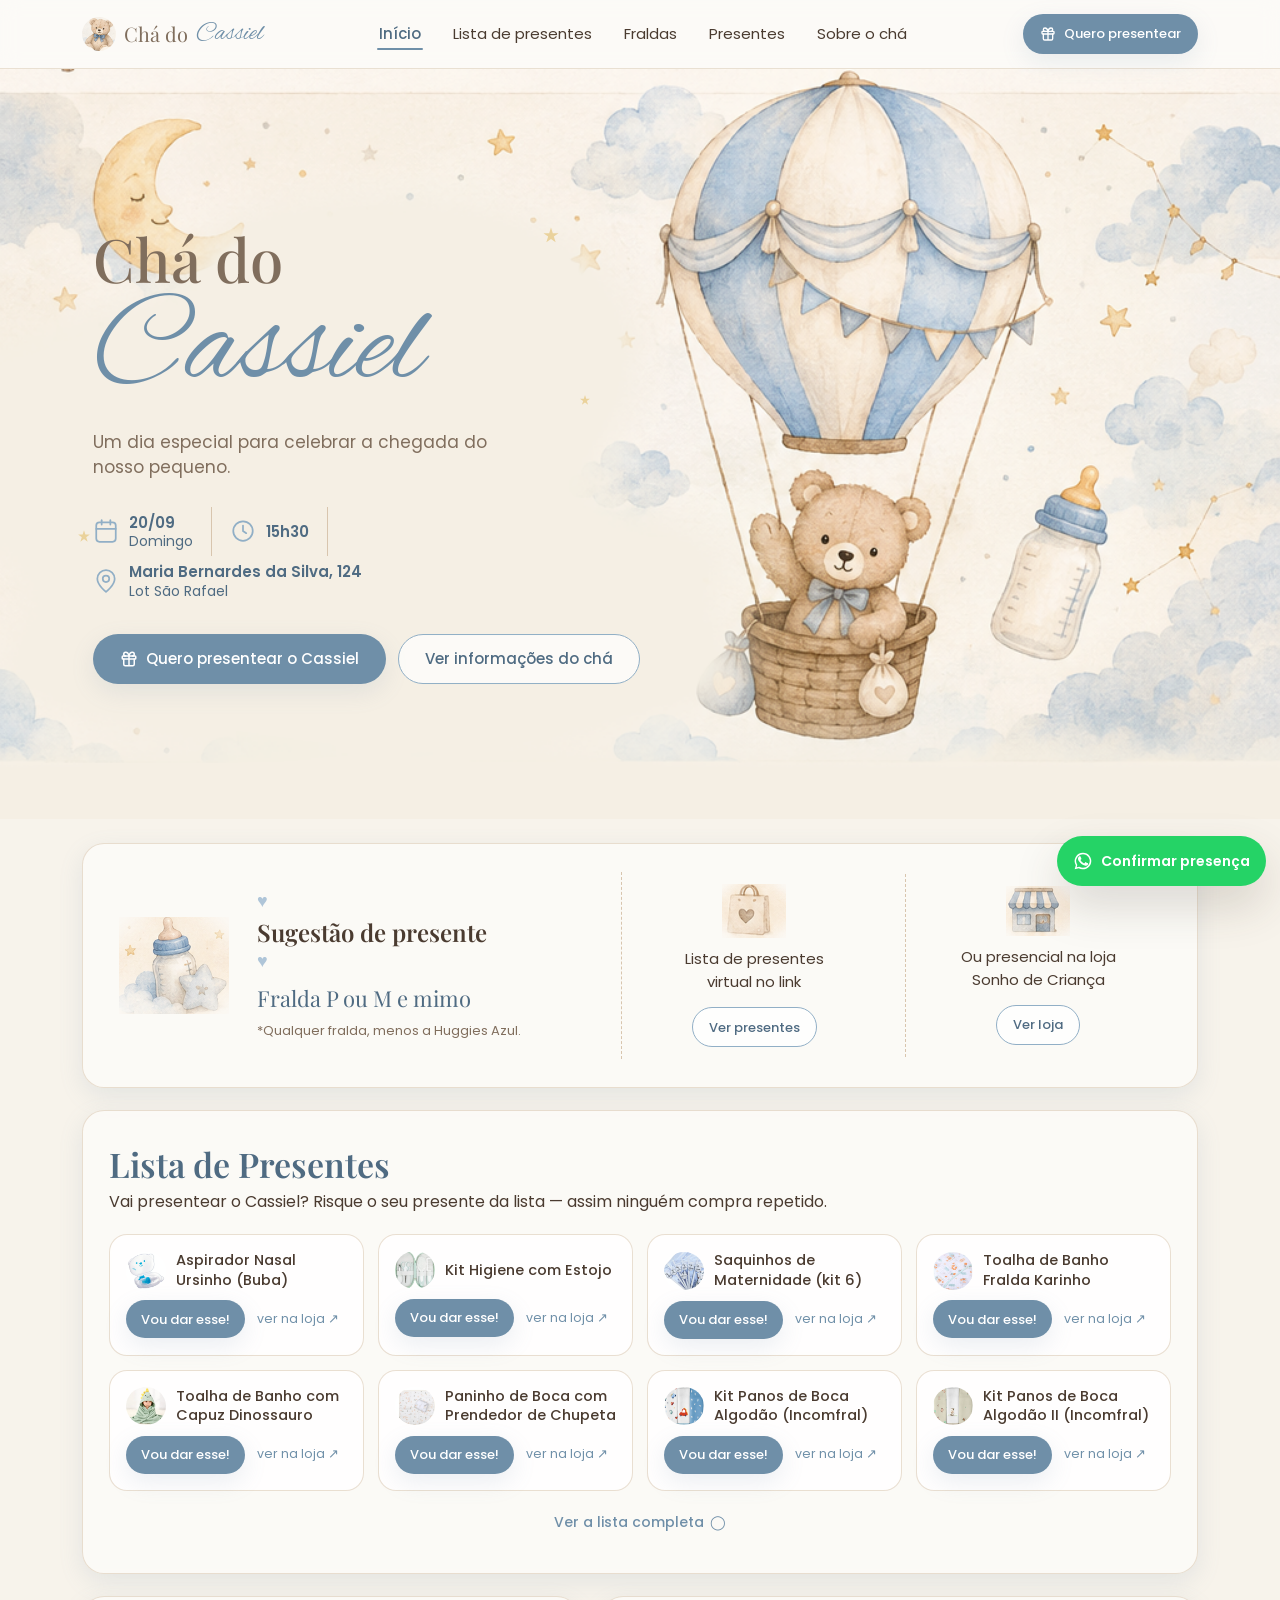
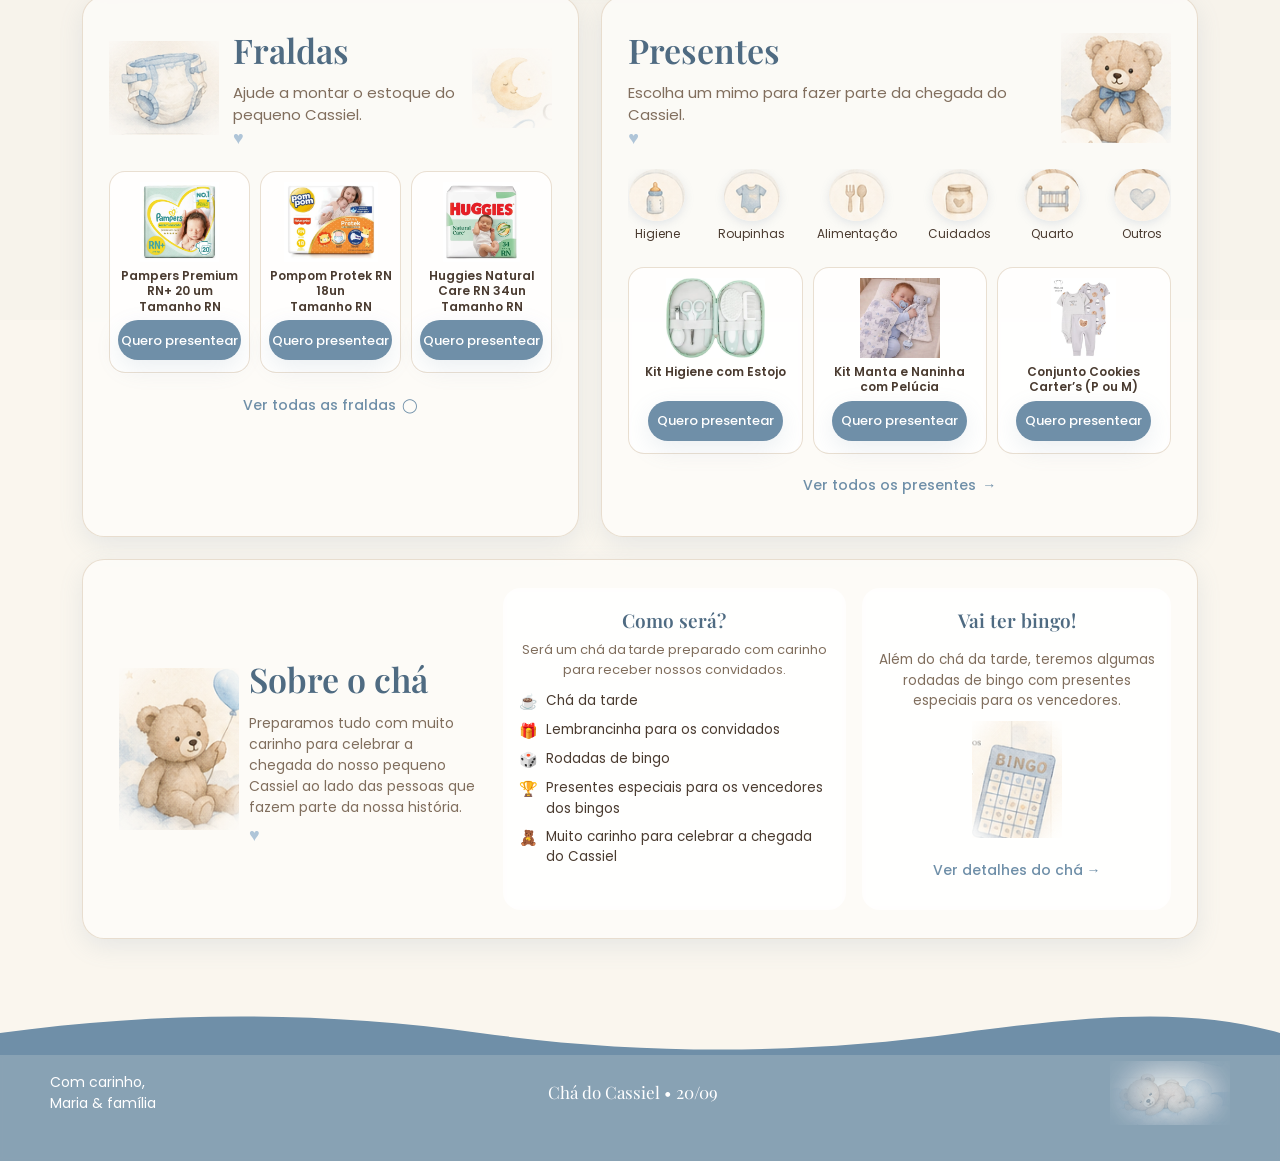
<file: index.html>
<!DOCTYPE html>
<html lang="pt-BR">
<head>
<meta charset="UTF-8">
<meta name="viewport" content="width=device-width, initial-scale=1">
<title>Chá do Cassiel</title>
<meta name="description" content="Você está convidado(a) para o chá de bebê do Cassiel. Veja a data, o local e escolha um presente.">
<link rel="preconnect" href="https://fonts.googleapis.com">
<link rel="preconnect" href="https://fonts.gstatic.com" crossorigin>
<link href="https://fonts.googleapis.com/css2?family=Playfair+Display:ital,wght@0,500;0,600;0,700;1,600&family=Alex+Brush&family=Poppins:wght@300;400;500;600;700&display=swap" rel="stylesheet">
<link rel="stylesheet" href="assets/style.css">
</head>
<body data-page="inicio">

<header class="site-header" id="site-header"></header>

<main>
<!-- HERO -->
<section class="hero">
  <div class="hero-band">
    <div class="hero-text">
      <svg class="star" style="top:6%;right:8%" width="18" height="18" viewBox="0 0 24 24" fill="currentColor"><path d="M12 2l2.4 7.6H22l-6.2 4.5 2.4 7.6L12 17.2l-6.2 4.5 2.4-7.6L2 9.6h7.6z"/></svg>
      <svg class="star" style="top:40%;right:2%;animation-delay:.7s" width="12" height="12" viewBox="0 0 24 24" fill="currentColor"><path d="M12 2l2.4 7.6H22l-6.2 4.5 2.4 7.6L12 17.2l-6.2 4.5 2.4-7.6L2 9.6h7.6z"/></svg>
      <svg class="star" style="bottom:30%;left:0;animation-delay:1.3s" width="14" height="14" viewBox="0 0 24 24" fill="currentColor"><path d="M12 2l2.4 7.6H22l-6.2 4.5 2.4 7.6L12 17.2l-6.2 4.5 2.4-7.6L2 9.6h7.6z"/></svg>
      <img class="hero-moon" src="assets/img/moon.png" alt="">
      <h1 class="hero-title">Chá do <span class="script">Cassiel</span></h1>
      <p class="hero-subtitle">Um dia especial para celebrar a chegada do nosso pequeno.</p>
      <div class="hero-info-row">
        <span class="hero-info"><svg width="26" height="26" viewBox="0 0 24 24" fill="none" stroke="currentColor" stroke-width="1.6" stroke-linecap="round"><rect x="3" y="4" width="18" height="18" rx="3"/><line x1="16" y1="2" x2="16" y2="6"/><line x1="8" y1="2" x2="8" y2="6"/><line x1="3" y1="10" x2="21" y2="10"/></svg><span><strong>20/09</strong>Domingo</span></span>
        <span class="hero-info"><svg width="26" height="26" viewBox="0 0 24 24" fill="none" stroke="currentColor" stroke-width="1.6" stroke-linecap="round"><circle cx="12" cy="12" r="9"/><path d="M12 7v5l3 2"/></svg><span><strong>15h30</strong></span></span>
        <a class="hero-info" href="https://www.google.com/maps/search/?api=1&query=Maria+Bernardes+da+Silva%2C+124+-+Lot+S%C3%A3o+Rafael" target="_blank" rel="noopener noreferrer"><svg width="26" height="26" viewBox="0 0 24 24" fill="none" stroke="currentColor" stroke-width="1.6" stroke-linecap="round"><path d="M20 10c0 6-8 12-8 12s-8-6-8-12a8 8 0 0 1 16 0z"/><circle cx="12" cy="10" r="3"/></svg><span><strong>Maria Bernardes da Silva, 124</strong>Lot São Rafael</span></a>
      </div>
      <div class="hero-actions">
        <a class="btn btn-primary btn-lg" href="presentes.html"><svg width="18" height="18" viewBox="0 0 24 24" fill="none" stroke="currentColor" stroke-width="2" stroke-linecap="round" stroke-linejoin="round"><rect x="3" y="8" width="18" height="4" rx="1"/><path d="M12 8v13M19 12v7a2 2 0 0 1-2 2H7a2 2 0 0 1-2-2v-7M7.5 8a2.5 2.5 0 0 1 0-5C11 3 12 8 12 8s1-5 4.5-5a2.5 2.5 0 0 1 0 5"/></svg>Quero presentear o Cassiel</a>
        <a class="btn btn-secondary btn-lg" href="sobre.html">Ver informações do chá</a>
      </div>
    </div>
  </div>
  <img class="hero-band-m" src="assets/img/hero-band-mobile.png" alt="Ursinho num balão de ar quente">
</section>

<div class="home">

  <!-- SUGESTÃO DE PRESENTE -->
  <section class="panel suggestion reveal" aria-label="Sugestão de presente">
    <img class="panel-art" src="assets/img/bottle-star.png" alt="" style="margin:0 auto">
    <div class="suggestion-main">
      <span class="heart">♥</span>
      <h2>Sugestão de presente</h2>
      <span class="heart">♥</span>
      <p class="highlight">Fralda P ou M e mimo</p>
      <p class="suggestion-note">*Qualquer fralda, menos a Huggies Azul.</p>
    </div>
    <div class="suggestion-opt">
      <img src="assets/img/bag.png" alt="">
      <p>Lista de presentes<br>virtual no link</p>
      <a class="btn btn-secondary btn-sm" href="presentes.html">Ver presentes</a>
    </div>
    <div class="suggestion-opt">
      <img src="assets/img/store.png" alt="">
      <p>Ou presencial na loja<br>Sonho de Criança</p>
      <a class="btn btn-secondary btn-sm" href="#" data-external="loja">Ver loja</a>
    </div>
  </section>


  <!-- LISTA DE PRESENTES (prévia) -->
  <section class="panel reveal" id="lista" aria-labelledby="h-lista">
    <div class="section-heading" style="margin-bottom:20px">
      <h2 id="h-lista">Lista de Presentes</h2>
      <p>Vai presentear o Cassiel? Risque o seu presente da lista — assim ninguém compra repetido.</p>
    </div>
    <div class="lista-grid preview" id="listaPreview"></div>
    <div class="panel-foot"><a class="link-arrow" href="lista.html">Ver a lista completa <span aria-hidden="true">◯</span></a></div>
  </section>

  <!-- FRALDAS + PRESENTES -->
  <div class="home-two">
    <section class="panel reveal" aria-labelledby="h-fraldas">
      <div class="panel-head">
        <img class="panel-art" src="assets/img/diaper.png" alt="">
        <div class="center">
          <h2 id="h-fraldas">Fraldas</h2>
          <p class="lead">Ajude a montar o estoque do pequeno Cassiel.</p>
          <span class="heart">♥</span>
        </div>
        <img class="panel-art" src="assets/img/moon.png" alt="" style="width:80px">
      </div>
      <div class="preview-grid" id="diaperPreview"></div>
      <div class="panel-foot"><a class="link-arrow" href="fraldas.html">Ver todas as fraldas <span aria-hidden="true">◯</span></a></div>
    </section>

    <section class="panel reveal" aria-labelledby="h-presentes">
      <div class="panel-head">
        <div class="center">
          <h2 id="h-presentes">Presentes</h2>
          <p class="lead">Escolha um mimo para fazer parte da chegada do Cassiel.</p>
          <span class="heart">♥</span>
        </div>
        <img class="panel-art" src="assets/img/teddy.png" alt="">
      </div>
      <nav class="cat-row" id="catRow" aria-label="Categorias"></nav>
      <div class="preview-grid" id="giftPreview"></div>
      <div class="panel-foot"><a class="link-arrow" href="presentes.html">Ver todos os presentes <span aria-hidden="true">→</span></a></div>
    </section>
  </div>

  <!-- SOBRE O CHÁ -->
  <section class="panel about-home reveal" aria-labelledby="h-sobre">
    <a class="about-intro" href="sobre.html" style="text-decoration:none">
      <img src="assets/img/bear-heart-balloon.png" alt="">
      <div>
        <h2 id="h-sobre">Sobre o chá</h2>
        <p style="margin-top:8px">Preparamos tudo com muito carinho para celebrar a chegada do nosso pequeno Cassiel ao lado das pessoas que fazem parte da nossa história.</p>
        <span class="heart" style="display:block;margin-top:8px">♥</span>
      </div>
    </a>
    <div class="sub-panel">
      <h3>Como será?</h3>
      <p class="lead">Será um chá da tarde preparado com carinho para receber nossos convidados.</p>
      <ul class="info-list">
        <li><span class="emoji">☕</span><span>Chá da tarde</span></li>
        <li><span class="emoji">🎁</span><span>Lembrancinha para os convidados</span></li>
        <li><span class="emoji">🎲</span><span>Rodadas de bingo</span></li>
        <li><span class="emoji">🏆</span><span>Presentes especiais para os vencedores dos bingos</span></li>
        <li><span class="emoji">🧸</span><span>Muito carinho para celebrar a chegada do Cassiel</span></li>
      </ul>
    </div>
    <div class="sub-panel bingo-panel">
      <h3>Vai ter bingo!</h3>
      <p>Além do chá da tarde, teremos algumas rodadas de bingo com presentes especiais para os vencedores.</p>
      <img src="assets/img/bingo.png" alt="Cartela de bingo">
      <a class="link-arrow" href="sobre.html">Ver detalhes do chá →</a>
    </div>
  </section>
</div>
</main>

<footer class="site-footer" id="site-footer"></footer>
<a class="fab" id="whatsappFab" href="#" target="_blank" rel="noopener noreferrer" aria-label="Confirmar presença pelo WhatsApp">
  <svg width="20" height="20" viewBox="0 0 24 24" fill="currentColor"><path d="M17.5 14.4c-.3-.1-1.8-.9-2-1-.3-.1-.5-.1-.7.1-.2.3-.8 1-1 1.2-.2.2-.3.2-.6.1-.3-.1-1.3-.5-2.4-1.5-.9-.8-1.5-1.8-1.7-2.1-.2-.3 0-.5.1-.6l.5-.5.3-.5c.1-.2 0-.4 0-.5l-.9-2.2c-.2-.6-.5-.5-.7-.5h-.6c-.2 0-.5.1-.8.4-.3.3-1 1-1 2.5s1.1 2.9 1.2 3.1c.1.2 2.1 3.2 5.1 4.5 2.5 1 3 .8 3.6.7.6-.1 1.8-.7 2-1.4.2-.7.2-1.3.2-1.4-.1-.1-.3-.2-.6-.3zM12 2a10 10 0 0 0-8.6 15.1L2 22l5-1.3A10 10 0 1 0 12 2zm0 18.2c-1.5 0-3-.4-4.3-1.2l-.3-.2-3 .8.8-2.9-.2-.3A8.2 8.2 0 1 1 12 20.2z"/></svg>
  Confirmar presença
</a>

<script src="assets/app.js"></script>
<script>
function initPage(){
  function draw(){
    document.getElementById('diaperPreview').innerHTML = DIAPERS.slice(0,3).map(miniDiaper).join('');
    document.getElementById('giftPreview').innerHTML = GIFTS.filter(g=>g.featured).slice(0,3).map(miniGift).join('');
  }
  document.getElementById('catRow').innerHTML = GIFT_CATEGORIES.map(c =>
    `<a class="cat" href="presentes.html?cat=${encodeURIComponent(c.key)}"><img src="${c.img}" alt=""><span>${esc(c.key)}</span></a>`).join('');
  draw(); onRerender(draw);
}
</script>
</body>
</html>
</file>
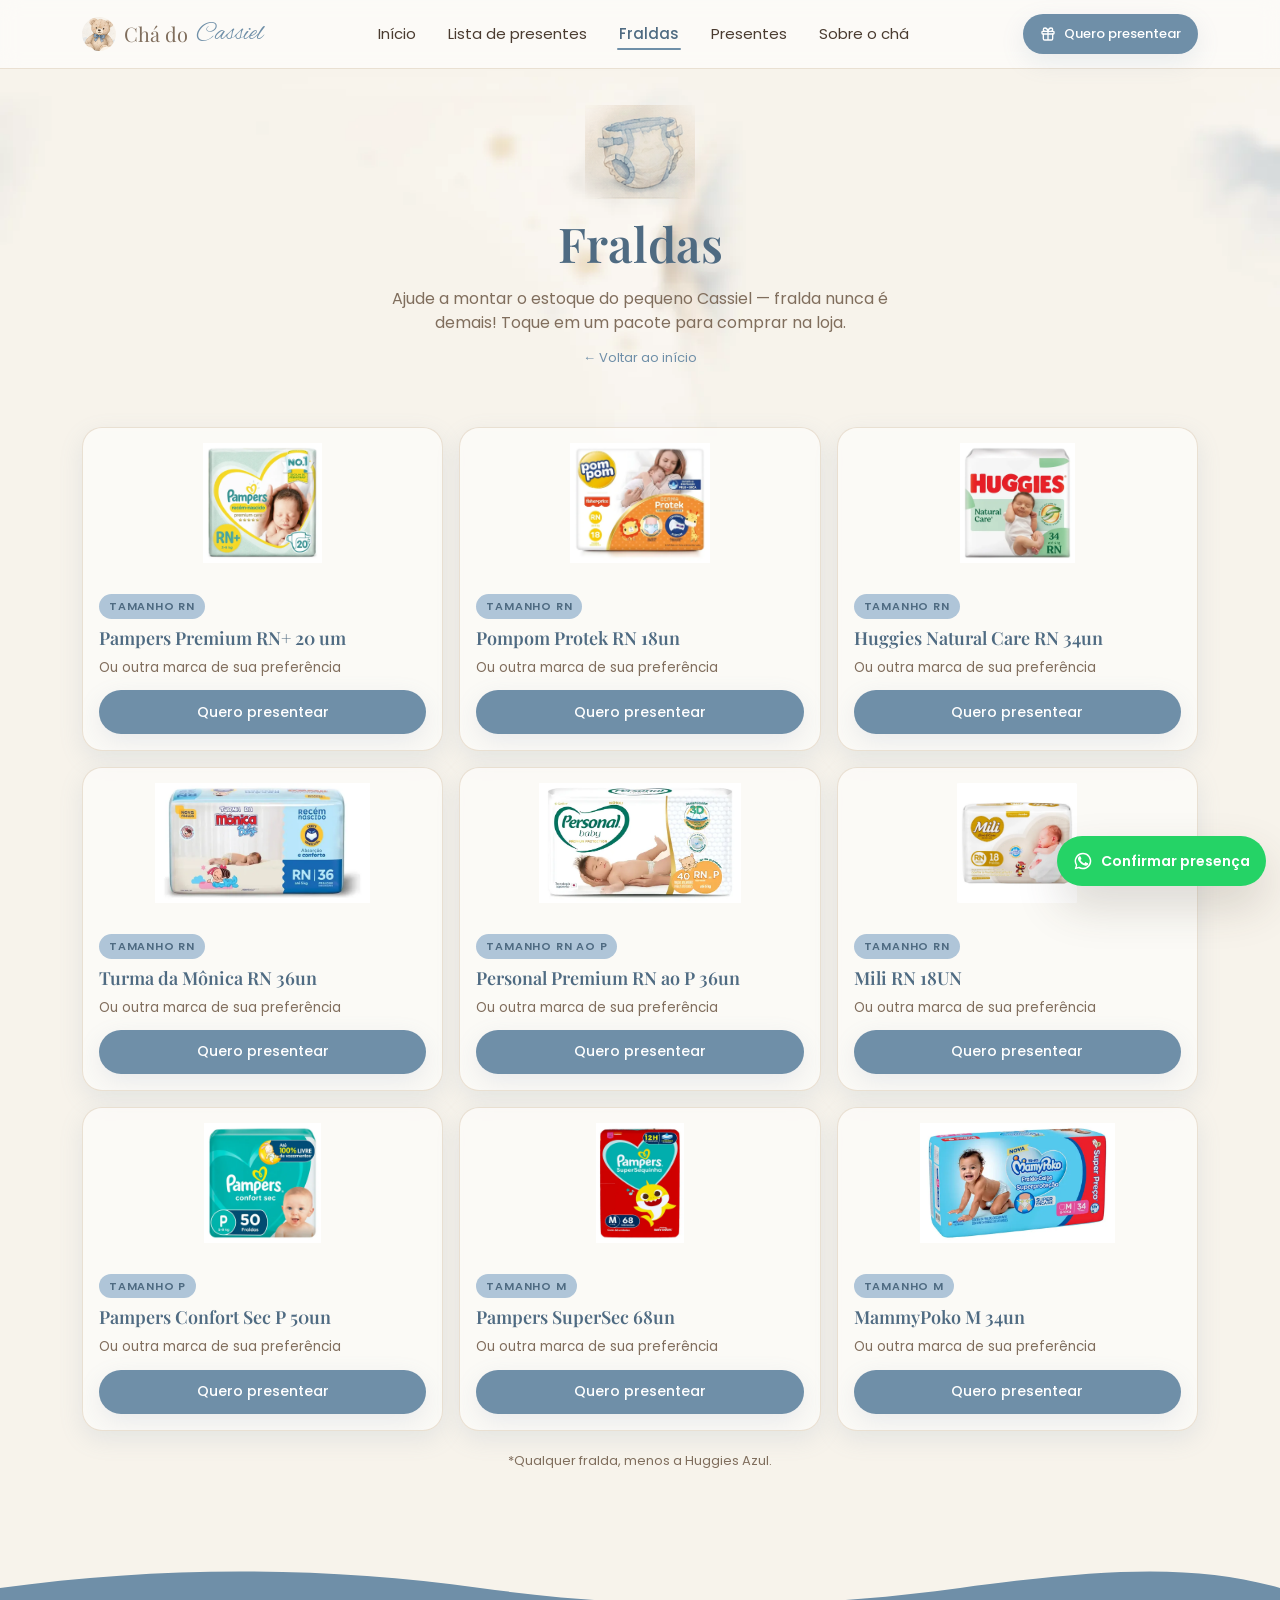
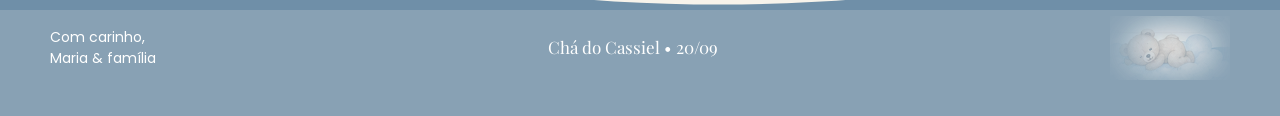
<file: fraldas.html>
<!DOCTYPE html>
<html lang="pt-BR">
<head>
<meta charset="UTF-8">
<meta name="viewport" content="width=device-width, initial-scale=1">
<title>Fraldas · Chá do Cassiel</title>
<link rel="preconnect" href="https://fonts.googleapis.com">
<link rel="preconnect" href="https://fonts.gstatic.com" crossorigin>
<link href="https://fonts.googleapis.com/css2?family=Playfair+Display:ital,wght@0,500;0,600;0,700;1,600&family=Alex+Brush&family=Poppins:wght@300;400;500;600;700&display=swap" rel="stylesheet">
<link rel="stylesheet" href="assets/style.css">
</head>
<body data-page="fraldas">
<header class="site-header" id="site-header"></header>
<main>
<section class="page-hero">
  <img src="assets/img/diaper.png" alt="">
  <h1>Fraldas</h1>
  <p>Ajude a montar o estoque do pequeno Cassiel — fralda nunca é demais! Toque em um pacote para comprar na loja.</p>
  <a class="crumb" href="index.html">← Voltar ao início</a>
</section>
<section class="section">
  <div class="product-grid" id="diaperGrid"></div>
  <p class="fine-note">*Qualquer fralda, menos a Huggies Azul.</p>
</section>
</main>
<footer class="site-footer" id="site-footer"></footer>
<a class="fab" id="whatsappFab" href="#" target="_blank" rel="noopener noreferrer" aria-label="Confirmar presença pelo WhatsApp">
  <svg width="20" height="20" viewBox="0 0 24 24" fill="currentColor"><path d="M17.5 14.4c-.3-.1-1.8-.9-2-1-.3-.1-.5-.1-.7.1-.2.3-.8 1-1 1.2-.2.2-.3.2-.6.1-.3-.1-1.3-.5-2.4-1.5-.9-.8-1.5-1.8-1.7-2.1-.2-.3 0-.5.1-.6l.5-.5.3-.5c.1-.2 0-.4 0-.5l-.9-2.2c-.2-.6-.5-.5-.7-.5h-.6c-.2 0-.5.1-.8.4-.3.3-1 1-1 2.5s1.1 2.9 1.2 3.1c.1.2 2.1 3.2 5.1 4.5 2.5 1 3 .8 3.6.7.6-.1 1.8-.7 2-1.4.2-.7.2-1.3.2-1.4-.1-.1-.3-.2-.6-.3zM12 2a10 10 0 0 0-8.6 15.1L2 22l5-1.3A10 10 0 1 0 12 2zm0 18.2c-1.5 0-3-.4-4.3-1.2l-.3-.2-3 .8.8-2.9-.2-.3A8.2 8.2 0 1 1 12 20.2z"/></svg>
  Confirmar presença
</a>
<script src="assets/app.js"></script>
<script>
function initPage(){
  function draw(){ document.getElementById('diaperGrid').innerHTML = DIAPERS.map(diaperCard).join(''); observeReveal(); }
  draw(); onRerender(draw);
}
</script>
</body>
</html>
</file>
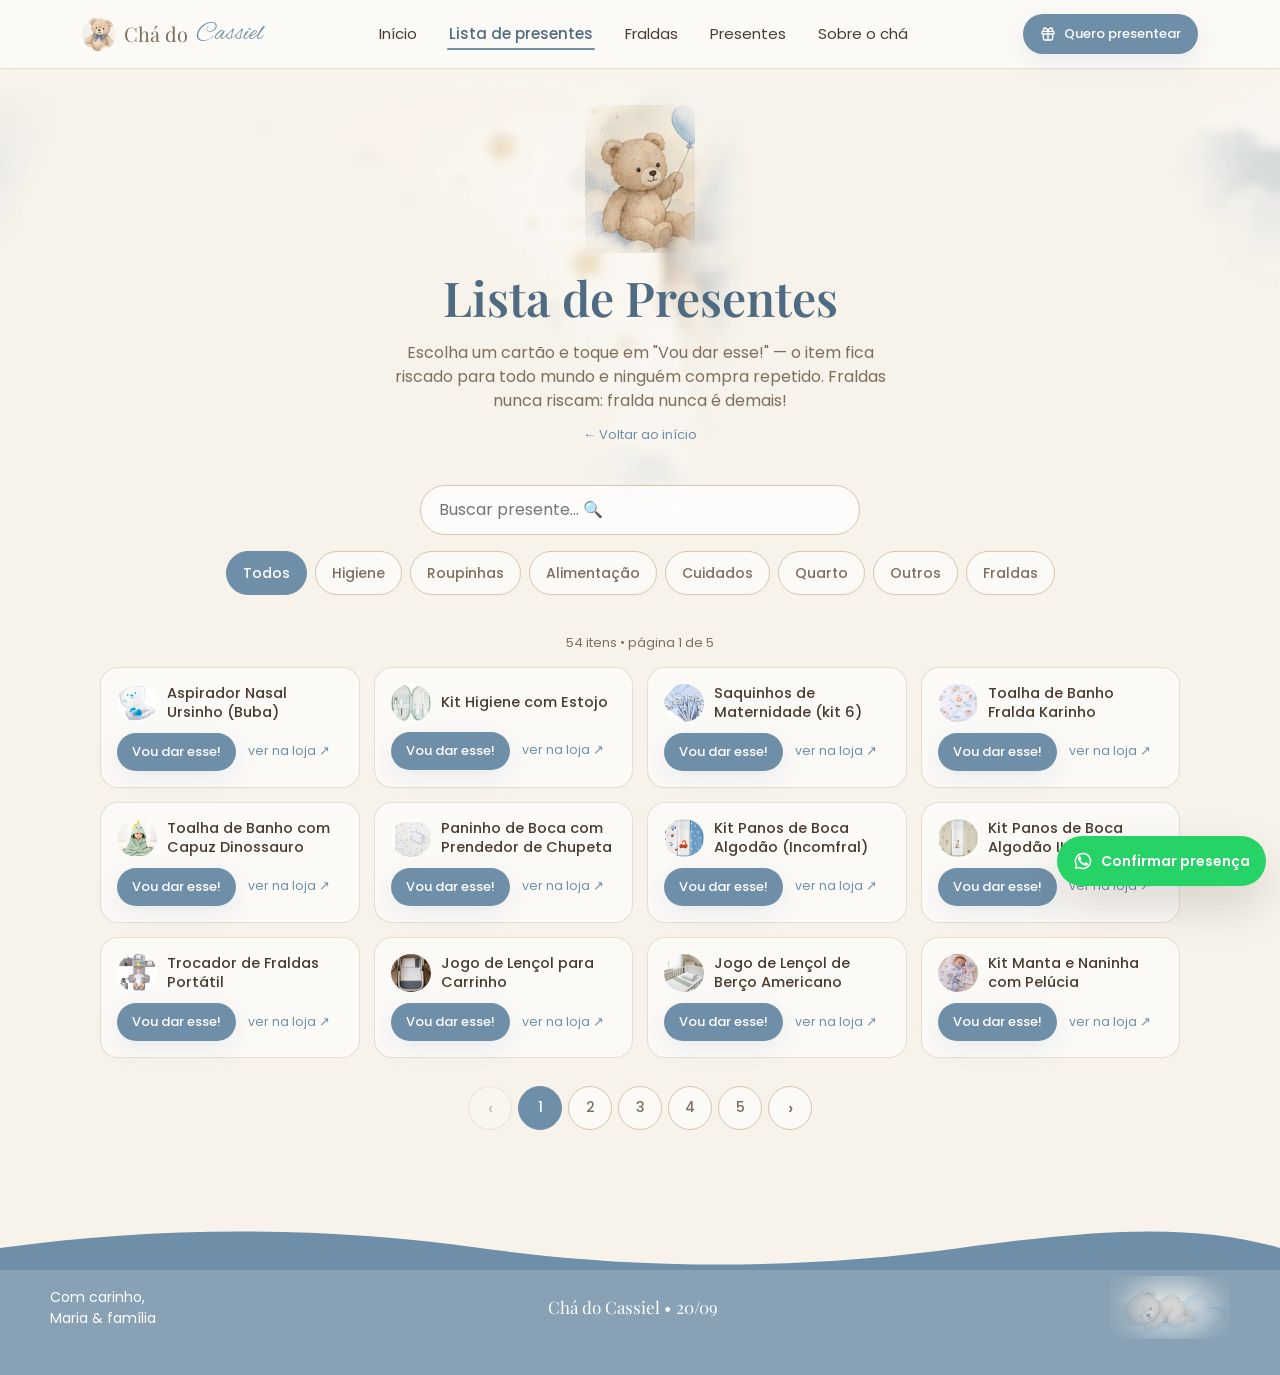
<file: lista.html>
<!DOCTYPE html>
<html lang="pt-BR">
<head>
<meta charset="UTF-8">
<meta name="viewport" content="width=device-width, initial-scale=1">
<title>Lista de Presentes · Chá do Cassiel</title>
<link rel="preconnect" href="https://fonts.googleapis.com">
<link rel="preconnect" href="https://fonts.gstatic.com" crossorigin>
<link href="https://fonts.googleapis.com/css2?family=Playfair+Display:ital,wght@0,500;0,600;0,700;1,600&family=Alex+Brush&family=Poppins:wght@300;400;500;600;700&display=swap" rel="stylesheet">
<link rel="stylesheet" href="assets/style.css">
</head>
<body data-page="lista">
<header class="site-header" id="site-header"></header>
<main>
<section class="page-hero">
  <img src="assets/img/bear-heart-balloon.png" alt="">
  <h1>Lista de Presentes</h1>
  <p>Escolha um cartão e toque em "Vou dar esse!" — o item fica riscado para todo mundo e ninguém compra repetido. Fraldas nunca riscam: fralda nunca é demais!</p>
  <a class="crumb" href="index.html">← Voltar ao início</a>
</section>
<section class="section" style="padding-top:8px">
  <div class="lista-toolbar">
    <input id="listaBusca" type="search" placeholder="Buscar presente... 🔍" aria-label="Buscar presente">
    <div class="pills" id="listaPills" role="tablist" aria-label="Filtrar por categoria"></div>
  </div>
  <p class="page-info" id="listaInfo"></p>
  <div class="lista-grid" id="listaGrid"></div>
  <nav class="pager" id="listaPager" aria-label="Paginação"></nav>
</section>
</main>
<footer class="site-footer" id="site-footer"></footer>
<a class="fab" id="whatsappFab" href="#" target="_blank" rel="noopener noreferrer" aria-label="Confirmar presença pelo WhatsApp">
  <svg width="20" height="20" viewBox="0 0 24 24" fill="currentColor"><path d="M17.5 14.4c-.3-.1-1.8-.9-2-1-.3-.1-.5-.1-.7.1-.2.3-.8 1-1 1.2-.2.2-.3.2-.6.1-.3-.1-1.3-.5-2.4-1.5-.9-.8-1.5-1.8-1.7-2.1-.2-.3 0-.5.1-.6l.5-.5.3-.5c.1-.2 0-.4 0-.5l-.9-2.2c-.2-.6-.5-.5-.7-.5h-.6c-.2 0-.5.1-.8.4-.3.3-1 1-1 2.5s1.1 2.9 1.2 3.1c.1.2 2.1 3.2 5.1 4.5 2.5 1 3 .8 3.6.7.6-.1 1.8-.7 2-1.4.2-.7.2-1.3.2-1.4-.1-.1-.3-.2-.6-.3zM12 2a10 10 0 0 0-8.6 15.1L2 22l5-1.3A10 10 0 1 0 12 2zm0 18.2c-1.5 0-3-.4-4.3-1.2l-.3-.2-3 .8.8-2.9-.2-.3A8.2 8.2 0 1 1 12 20.2z"/></svg>
  Confirmar presença
</a>
<script src="assets/app.js"></script>
<script>
function initPage(){ initListaPage(); }
</script>
</body>
</html>
</file>
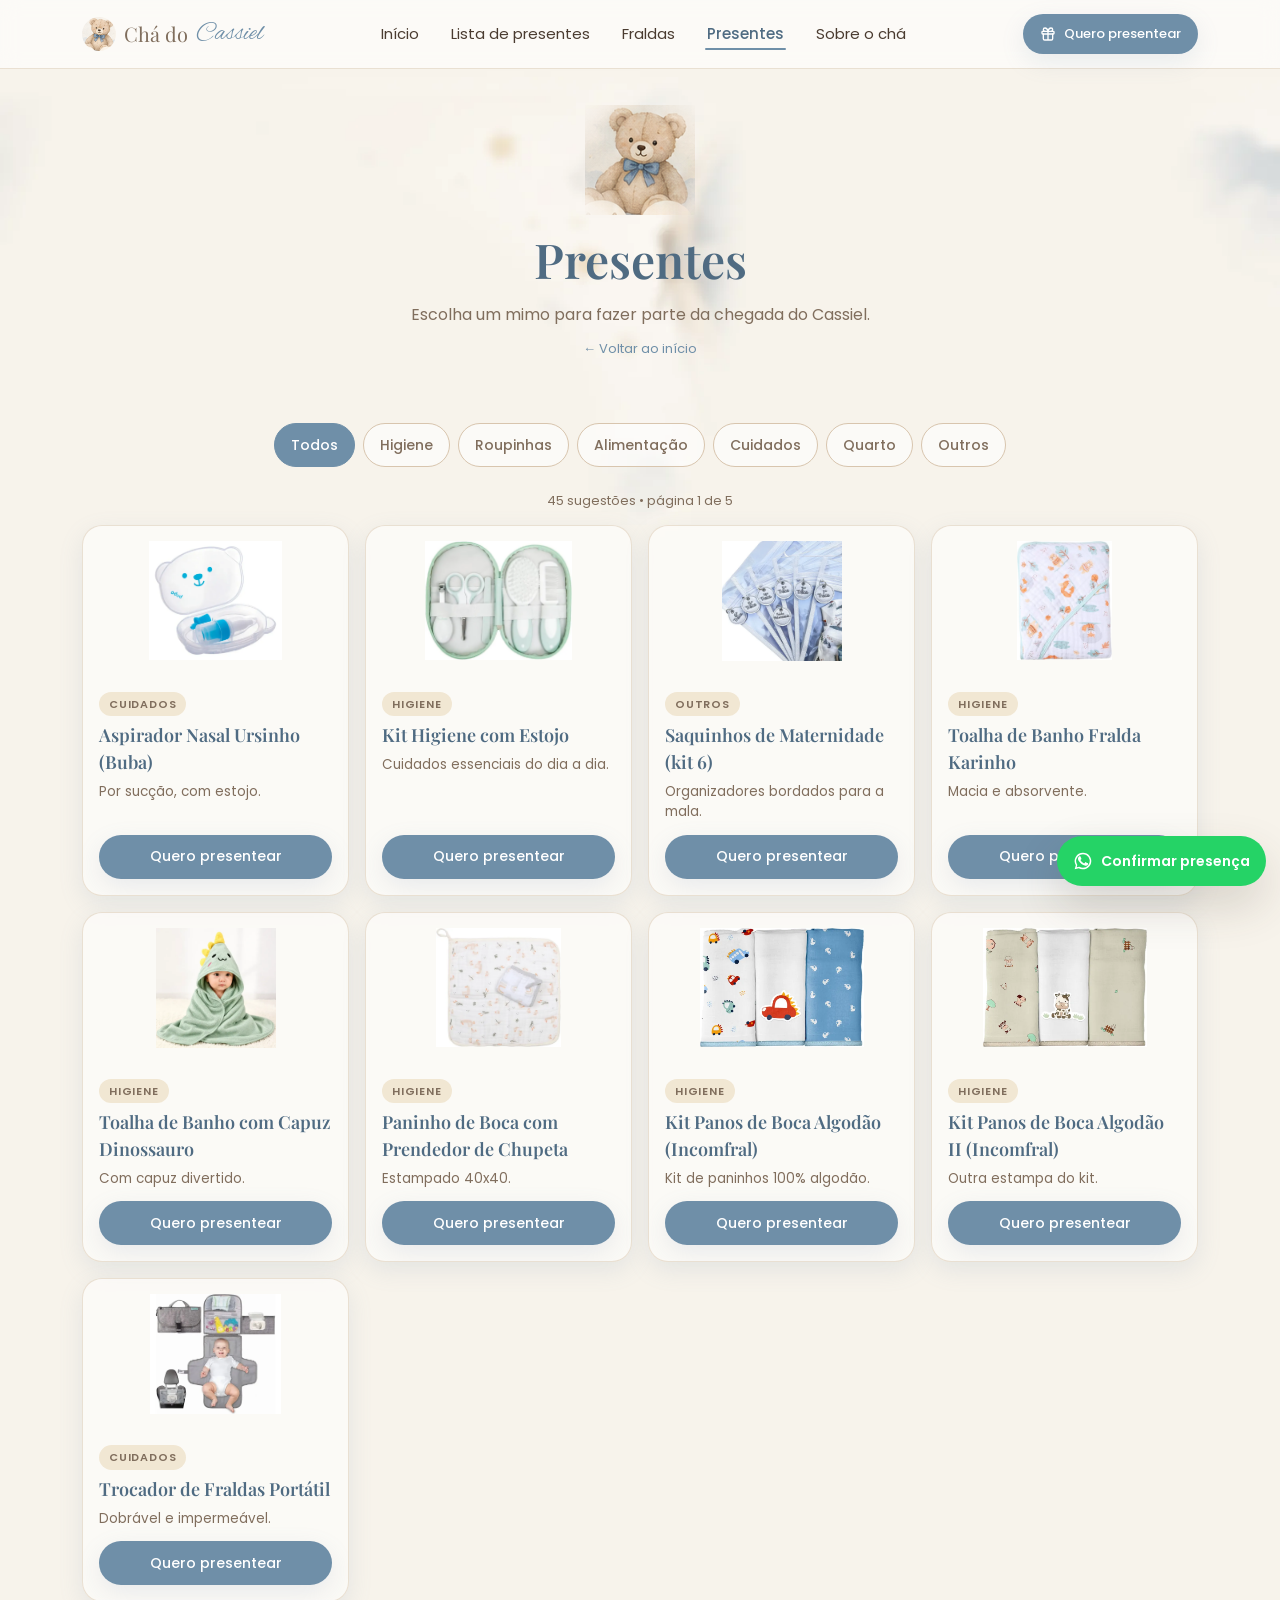
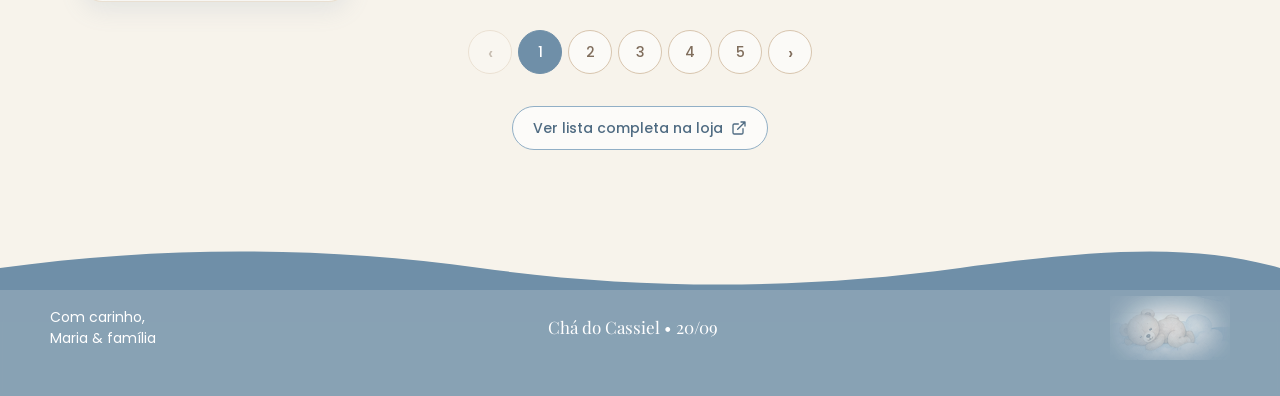
<file: presentes.html>
<!DOCTYPE html>
<html lang="pt-BR">
<head>
<meta charset="UTF-8">
<meta name="viewport" content="width=device-width, initial-scale=1">
<title>Presentes · Chá do Cassiel</title>
<link rel="preconnect" href="https://fonts.googleapis.com">
<link rel="preconnect" href="https://fonts.gstatic.com" crossorigin>
<link href="https://fonts.googleapis.com/css2?family=Playfair+Display:ital,wght@0,500;0,600;0,700;1,600&family=Alex+Brush&family=Poppins:wght@300;400;500;600;700&display=swap" rel="stylesheet">
<link rel="stylesheet" href="assets/style.css">
</head>
<body data-page="presentes">
<header class="site-header" id="site-header"></header>
<main>
<section class="page-hero">
  <img src="assets/img/teddy.png" alt="">
  <h1>Presentes</h1>
  <p>Escolha um mimo para fazer parte da chegada do Cassiel.</p>
  <a class="crumb" href="index.html">← Voltar ao início</a>
</section>
<section class="section">
  <div class="pills" id="pills" role="tablist" aria-label="Filtrar por categoria"></div>
  <p class="page-info" id="pageInfo"></p>
  <div class="product-grid gift-grid" id="giftGrid"></div>
  <nav class="pager" id="pager" aria-label="Paginação"></nav>
  <div style="display:flex;justify-content:center;margin-top:32px">
    <a class="btn btn-secondary" href="#" data-external="listaCompleta">Ver lista completa na loja
      <svg width="16" height="16" viewBox="0 0 24 24" fill="none" stroke="currentColor" stroke-width="2" stroke-linecap="round" stroke-linejoin="round"><path d="M18 13v6a2 2 0 0 1-2 2H5a2 2 0 0 1-2-2V8a2 2 0 0 1 2-2h6M15 3h6v6M10 14L21 3"/></svg>
    </a>
  </div>
</section>
</main>
<footer class="site-footer" id="site-footer"></footer>
<a class="fab" id="whatsappFab" href="#" target="_blank" rel="noopener noreferrer" aria-label="Confirmar presença pelo WhatsApp">
  <svg width="20" height="20" viewBox="0 0 24 24" fill="currentColor"><path d="M17.5 14.4c-.3-.1-1.8-.9-2-1-.3-.1-.5-.1-.7.1-.2.3-.8 1-1 1.2-.2.2-.3.2-.6.1-.3-.1-1.3-.5-2.4-1.5-.9-.8-1.5-1.8-1.7-2.1-.2-.3 0-.5.1-.6l.5-.5.3-.5c.1-.2 0-.4 0-.5l-.9-2.2c-.2-.6-.5-.5-.7-.5h-.6c-.2 0-.5.1-.8.4-.3.3-1 1-1 2.5s1.1 2.9 1.2 3.1c.1.2 2.1 3.2 5.1 4.5 2.5 1 3 .8 3.6.7.6-.1 1.8-.7 2-1.4.2-.7.2-1.3.2-1.4-.1-.1-.3-.2-.6-.3zM12 2a10 10 0 0 0-8.6 15.1L2 22l5-1.3A10 10 0 1 0 12 2zm0 18.2c-1.5 0-3-.4-4.3-1.2l-.3-.2-3 .8.8-2.9-.2-.3A8.2 8.2 0 1 1 12 20.2z"/></svg>
  Confirmar presença
</a>
<script src="assets/app.js"></script>
<script>
function initPage(){
  const cats = ['Todos', ...GIFT_CATEGORIES.map(c=>c.key)];
  const PAGE_SIZE = 9;
  const fromUrl = new URLSearchParams(location.search).get('cat');
  let active = cats.includes(fromUrl) ? fromUrl : 'Todos';
  let page = 1;
  function draw(){
    document.getElementById('pills').innerHTML = cats.map(c =>
      `<button role="tab" class="pill ${c===active?'active':''}" aria-selected="${c===active}" data-cat="${esc(c)}">${esc(c)}</button>`).join('');
    const list = active==='Todos' ? GIFTS : GIFTS.filter(g=>g.category===active);
    const pages = Math.max(1, Math.ceil(list.length / PAGE_SIZE));
    if(page > pages) page = pages;
    const slice = list.slice((page-1)*PAGE_SIZE, page*PAGE_SIZE);
    document.getElementById('giftGrid').innerHTML = slice.map(giftCard).join('');
    const pager = document.getElementById('pager');
    if(pages <= 1){ pager.innerHTML=''; }
    else {
      let nums='';
      for(let i=1;i<=pages;i++) nums += `<button class="page-btn ${i===page?'active':''}" data-page="${i}" aria-label="Página ${i}" ${i===page?'aria-current="page"':''}>${i}</button>`;
      pager.innerHTML = `<button class="page-btn nav" data-page="${page-1}" ${page===1?'disabled':''} aria-label="Página anterior">‹</button>${nums}<button class="page-btn nav" data-page="${page+1}" ${page===pages?'disabled':''} aria-label="Próxima página">›</button>`;
    }
    document.getElementById('pageInfo').textContent = list.length + (list.length===1?' sugestão':' sugestões') + (pages>1 ? ` • página ${page} de ${pages}` : '');
    observeReveal();
  }
  document.getElementById('pills').addEventListener('click', e => {
    const p = e.target.closest('[data-cat]'); if(!p) return;
    active = p.dataset.cat; page = 1;
    history.replaceState(null,'', active==='Todos' ? 'presentes.html' : 'presentes.html?cat='+encodeURIComponent(active));
    draw();
  });
  document.getElementById('pager').addEventListener('click', e => {
    const b = e.target.closest('[data-page]'); if(!b || b.disabled) return;
    page = parseInt(b.dataset.page,10);
    draw();
    document.getElementById('pills').scrollIntoView({behavior:'smooth',block:'start'});
  });
  draw(); onRerender(draw);
}
</script>
</body>
</html>
</file>
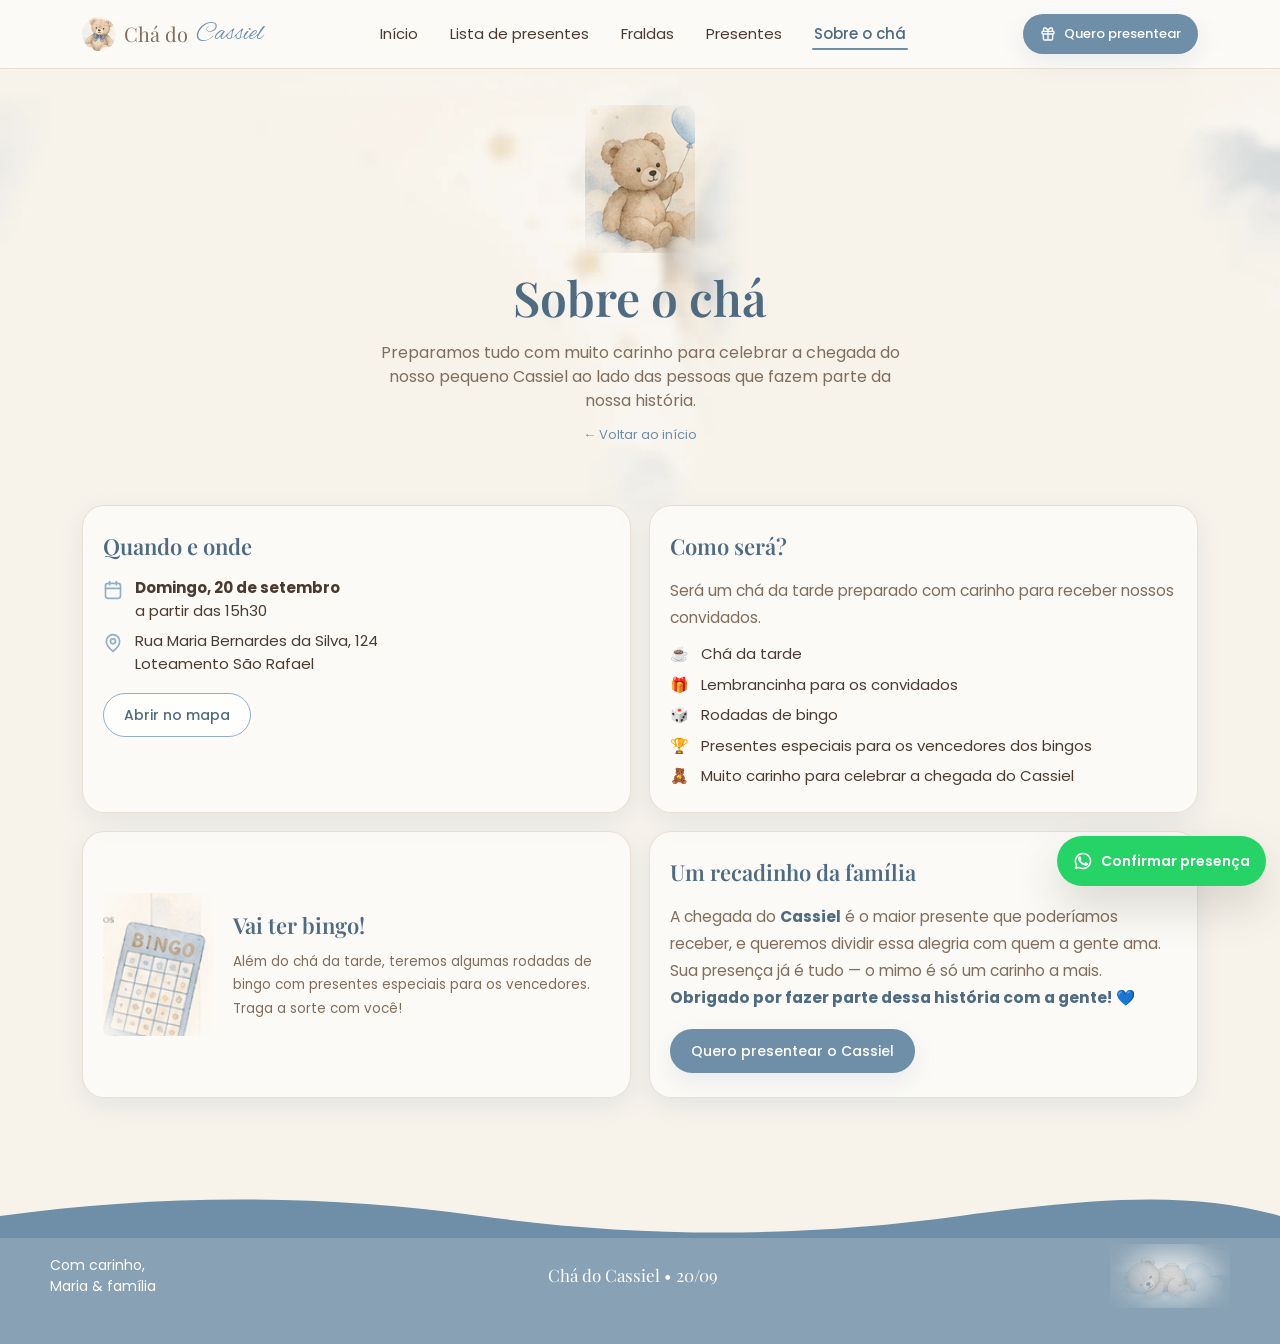
<file: sobre.html>
<!DOCTYPE html>
<html lang="pt-BR">
<head>
<meta charset="UTF-8">
<meta name="viewport" content="width=device-width, initial-scale=1">
<title>Sobre o chá · Chá do Cassiel</title>
<link rel="preconnect" href="https://fonts.googleapis.com">
<link rel="preconnect" href="https://fonts.gstatic.com" crossorigin>
<link href="https://fonts.googleapis.com/css2?family=Playfair+Display:ital,wght@0,500;0,600;0,700;1,600&family=Alex+Brush&family=Poppins:wght@300;400;500;600;700&display=swap" rel="stylesheet">
<link rel="stylesheet" href="assets/style.css">
</head>
<body data-page="sobre">
<header class="site-header" id="site-header"></header>
<main>
<section class="page-hero">
  <img src="assets/img/bear-heart-balloon.png" alt="">
  <h1>Sobre o chá</h1>
  <p>Preparamos tudo com muito carinho para celebrar a chegada do nosso pequeno Cassiel ao lado das pessoas que fazem parte da nossa história.</p>
  <a class="crumb" href="index.html">← Voltar ao início</a>
</section>
<section class="section">
  <div class="about-grid">
    <div class="info-card reveal">
      <h3>Quando e onde</h3>
      <ul class="info-list">
        <li><svg width="20" height="20" viewBox="0 0 24 24" fill="none" stroke="currentColor" stroke-width="2" stroke-linecap="round"><rect x="3" y="4" width="18" height="18" rx="3"/><line x1="16" y1="2" x2="16" y2="6"/><line x1="8" y1="2" x2="8" y2="6"/><line x1="3" y1="10" x2="21" y2="10"/></svg><span><strong>Domingo, 20 de setembro</strong><br>a partir das 15h30</span></li>
        <li><svg width="20" height="20" viewBox="0 0 24 24" fill="none" stroke="currentColor" stroke-width="2" stroke-linecap="round"><path d="M20 10c0 6-8 12-8 12s-8-6-8-12a8 8 0 0 1 16 0z"/><circle cx="12" cy="10" r="3"/></svg><span>Rua Maria Bernardes da Silva, 124<br>Loteamento São Rafael</span></li>
      </ul>
      <a class="btn btn-secondary" href="https://www.google.com/maps/search/?api=1&query=Maria+Bernardes+da+Silva%2C+124+-+Lot+S%C3%A3o+Rafael" target="_blank" rel="noopener noreferrer">Abrir no mapa</a>
    </div>
    <div class="info-card reveal">
      <h3>Como será?</h3>
      <p class="about-message" style="margin-bottom:12px">Será um chá da tarde preparado com carinho para receber nossos convidados.</p>
      <ul class="info-list">
        <li><span class="emoji">☕</span><span>Chá da tarde</span></li>
        <li><span class="emoji">🎁</span><span>Lembrancinha para os convidados</span></li>
        <li><span class="emoji">🎲</span><span>Rodadas de bingo</span></li>
        <li><span class="emoji">🏆</span><span>Presentes especiais para os vencedores dos bingos</span></li>
        <li><span class="emoji">🧸</span><span>Muito carinho para celebrar a chegada do Cassiel</span></li>
      </ul>
    </div>
    <div class="info-card reveal bingo-panel" style="flex-direction:row;flex-wrap:wrap;justify-content:center;gap:20px">
      <img src="assets/img/bingo.png" alt="Cartela de bingo" style="width:110px">
      <div style="flex:1;min-width:220px;text-align:left">
        <h3 style="margin-bottom:8px">Vai ter bingo!</h3>
        <p class="about-message">Além do chá da tarde, teremos algumas rodadas de bingo com presentes especiais para os vencedores. Traga a sorte com você!</p>
      </div>
    </div>
    <div class="info-card reveal">
      <h3>Um recadinho da família</h3>
      <p class="about-message">A chegada do <strong>Cassiel</strong> é o maior presente que poderíamos receber, e queremos dividir essa alegria com quem a gente ama. Sua presença já é tudo — o mimo é só um carinho a mais. <strong>Obrigado por fazer parte dessa história com a gente!</strong> 💙</p>
      <a class="btn btn-primary" href="presentes.html">Quero presentear o Cassiel</a>
    </div>
  </div>
</section>
</main>
<footer class="site-footer" id="site-footer"></footer>
<a class="fab" id="whatsappFab" href="#" target="_blank" rel="noopener noreferrer" aria-label="Confirmar presença pelo WhatsApp">
  <svg width="20" height="20" viewBox="0 0 24 24" fill="currentColor"><path d="M17.5 14.4c-.3-.1-1.8-.9-2-1-.3-.1-.5-.1-.7.1-.2.3-.8 1-1 1.2-.2.2-.3.2-.6.1-.3-.1-1.3-.5-2.4-1.5-.9-.8-1.5-1.8-1.7-2.1-.2-.3 0-.5.1-.6l.5-.5.3-.5c.1-.2 0-.4 0-.5l-.9-2.2c-.2-.6-.5-.5-.7-.5h-.6c-.2 0-.5.1-.8.4-.3.3-1 1-1 2.5s1.1 2.9 1.2 3.1c.1.2 2.1 3.2 5.1 4.5 2.5 1 3 .8 3.6.7.6-.1 1.8-.7 2-1.4.2-.7.2-1.3.2-1.4-.1-.1-.3-.2-.6-.3zM12 2a10 10 0 0 0-8.6 15.1L2 22l5-1.3A10 10 0 1 0 12 2zm0 18.2c-1.5 0-3-.4-4.3-1.2l-.3-.2-3 .8.8-2.9-.2-.3A8.2 8.2 0 1 1 12 20.2z"/></svg>
  Confirmar presença
</a>
<script src="assets/app.js"></script>
<script>function initPage(){}</script>
</body>
</html>
</file>
<file: assets/style.css>
:root{
  --cream:#F8F4EC;--cream-deep:#F1E7D3;--paper:#FBF8F1;--blue-baby:#AFC5D8;--blue-gray:#91AFC6;
  --blue-deep:#6F8FA8;--blue-ink:#4F6B82;--beige:#D8C5AE;--brown-soft:#806E5D;
  --brown-ink:#4A3B30;--bear-fur:#C7AD8F;--bear-snout:#F4EADB;--gold:#E8CB8A;
  --shadow-soft:0 8px 24px rgba(111,143,168,.14);--shadow-strong:0 20px 45px rgba(74,59,48,.18);
  --radius:22px;
}
*{box-sizing:border-box}
html{scroll-behavior:smooth}
body{margin:0;font-family:'Poppins',-apple-system,BlinkMacSystemFont,'Segoe UI',sans-serif;background-color:#FAF6EE;background-image:url('../public/bg-textura.webp');background-size:cover;background-attachment:fixed;background-repeat:no-repeat;color:var(--brown-ink);line-height:1.5;overflow-x:hidden;-webkit-font-smoothing:antialiased}
h1,h2,h3{font-family:'Playfair Display',Georgia,serif;color:var(--blue-ink);margin:0;font-weight:600}
p{margin:0}
a{color:inherit}
button{font-family:inherit;cursor:pointer}
img{max-width:100%;display:block}
svg{display:block}
.script{font-family:'Alex Brush',cursive;color:var(--blue-deep);font-weight:400}
.container{max-width:1180px;margin:0 auto;padding:0 16px}
@media(min-width:768px){.container{padding:0 32px}}

/* ---------- header ---------- */
.site-header{position:sticky;top:0;z-index:60;background:rgba(255,255,255,.6);backdrop-filter:blur(10px);border-bottom:1px solid rgba(216,197,174,.5)}
.header-inner{max-width:1180px;margin:0 auto;display:flex;align-items:center;justify-content:space-between;gap:12px;padding:10px 16px}
@media(min-width:768px){.header-inner{padding:12px 32px}}
.brand{white-space:nowrap;display:flex;align-items:center;gap:8px;text-decoration:none;color:var(--brown-soft);min-height:44px;font-family:'Playfair Display',serif;font-size:20px}
.brand img{width:34px;height:34px;object-fit:cover;border-radius:50%}
.brand .script{font-size:26px;line-height:1}
.desktop-nav{display:none;gap:28px;align-items:center}
.nav-link{text-decoration:none;font-size:15px;color:var(--brown-ink);padding:10px 2px;position:relative;min-height:44px;display:inline-flex;align-items:center}
.nav-link.active{color:var(--blue-ink);font-weight:500}
.nav-link.active::after{content:'';position:absolute;left:0;right:0;bottom:6px;height:2px;background:var(--blue-deep);border-radius:2px}
.header-cta{display:none!important}
.hamburger{display:flex;background:none;border:none;color:var(--blue-ink);padding:10px;min-width:44px;min-height:44px;align-items:center;justify-content:center}
@media(min-width:900px){.desktop-nav{display:flex}.header-cta{display:inline-flex!important}.hamburger{display:none}}
.mobile-nav{display:none;flex-direction:column;background:rgba(255,255,255,.9);backdrop-filter:blur(6px);border-top:1px solid rgba(216,197,174,.5);padding:6px 16px 18px}
.mobile-nav.open{display:flex}
.mobile-nav-link{text-decoration:none;padding:15px 4px;font-size:17px;color:var(--brown-ink);border-bottom:1px solid rgba(216,197,174,.45)}
.mobile-nav-link.active{color:var(--blue-ink);font-weight:600}
.mobile-nav .btn{margin-top:14px}

/* ---------- botões ---------- */
.btn{display:inline-flex;align-items:center;justify-content:center;gap:8px;min-height:44px;padding:10px 20px;border-radius:999px;font-size:14px;font-weight:500;border:1.5px solid transparent;text-decoration:none;transition:transform .15s,box-shadow .2s,background .2s;white-space:nowrap}
.btn:active{transform:scale(.97)}
.btn-primary{background:var(--blue-deep);color:#fff;box-shadow:var(--shadow-soft)}
.btn-primary:hover{background:var(--blue-ink)}
.btn-secondary{background:rgba(255,255,255,.7);color:var(--blue-ink);border-color:var(--blue-gray)}
.btn-secondary:hover{background:rgba(255,255,255,.9)}
.btn-sm{min-height:40px;padding:8px 16px;font-size:13px}
.btn-lg{min-height:50px;padding:12px 26px;font-size:15px}
.btn:disabled{opacity:.55;cursor:not-allowed;transform:none}
.w-full{width:100%}
.link-arrow{display:inline-flex;align-items:center;gap:6px;color:var(--blue-deep);text-decoration:none;font-size:14px;font-weight:500;min-height:44px;padding:8px 4px}
.link-arrow:hover{text-decoration:underline}

/* ---------- hero ---------- */
.hero{position:relative;overflow:hidden}
.hero-inner{position:relative;max-width:1180px;margin:0 auto;padding:36px 16px 440px;display:grid;gap:24px;align-items:center}
@media(min-width:900px){.hero-inner{grid-template-columns:1fr 1fr;padding:48px 32px 56px;gap:32px}}
.hero-text{position:relative;text-align:center;padding:32px 16px 8px}
.hero-band{position:relative;width:100vw;margin-left:calc(50% - 50vw);margin-right:calc(50% - 50vw)}
.hero-band-m{display:block;width:100%;height:auto}
@media(min-width:900px){
  .hero-band{aspect-ratio:1024/600;background:url('img/hero-band.png') center center/contain no-repeat}
  .hero-band-m{display:none}
  .hero-text{position:absolute;left:6%;top:50%;transform:translateY(-50%);width:41%;text-align:left}
  .hero-moon{display:none}
}
.hero-moon{width:110px;margin:0 auto 4px;mix-blend-mode:multiply}
.hero-title{font-size:clamp(40px,6vw,60px);line-height:1;color:var(--brown-soft);font-weight:500}
.hero-title .script{display:block;font-size:clamp(78px,12vw,128px);line-height:.95;margin-top:2px}
.hero-subtitle{font-size:17px;color:var(--brown-soft);max-width:420px;margin:18px auto 0}
@media(min-width:900px){.hero-subtitle{margin-left:0}}
.hero-info-row{display:flex;flex-wrap:wrap;justify-content:center;gap:0;margin-top:26px}
@media(min-width:900px){.hero-info-row{justify-content:flex-start}}
.hero-info{display:flex;align-items:center;gap:10px;padding:6px 18px 6px 0;margin-right:18px;border-right:1px solid var(--beige);color:var(--blue-ink);font-size:14px;line-height:1.3;text-decoration:none}
.hero-info:last-child{border-right:none;margin-right:0}
.hero-info strong{display:block;font-weight:600;font-size:15px}
.hero-info svg{color:var(--blue-gray);flex:none}
.hero-actions{display:flex;flex-direction:column;gap:12px;margin-top:28px}
@media(min-width:520px){.hero-actions{flex-direction:row;justify-content:center}}
@media(min-width:900px){.hero-actions{justify-content:flex-start}}
.hero-text{z-index:1}
@keyframes float{0%,100%{transform:translateY(0)}50%{transform:translateY(-10px)}}
.star{position:absolute;color:var(--gold);opacity:.8;animation:twinkle 2.6s ease-in-out infinite;pointer-events:none}
@keyframes twinkle{0%,100%{opacity:.35;transform:scale(1)}50%{opacity:.9;transform:scale(1.2)}}
@media(prefers-reduced-motion:reduce){.hero-art,.star{animation:none}}

/* ---------- cards de capa ---------- */
.home{padding:20px 16px 40px;max-width:1180px;margin:0 auto;display:grid;gap:18px}
@media(min-width:768px){.home{padding:24px 32px 48px;gap:22px}}
.panel{background:rgba(255,255,255,.55);backdrop-filter:blur(2px);border:1px solid rgba(216,197,174,.55);border-radius:var(--radius);box-shadow:var(--shadow-soft);padding:22px 18px;position:relative;overflow:hidden}
@media(min-width:768px){.panel{padding:28px 26px}}
.panel h2{font-size:clamp(26px,3.5vw,34px)}
.panel .lead{color:var(--brown-soft);font-size:15px;margin-top:6px}
.panel-art{width:110px;height:auto;mix-blend-mode:multiply;flex:none}
.heart{color:var(--blue-baby);font-size:18px;line-height:1}

/* sugestão */
.suggestion{display:grid;gap:18px;align-items:center;text-align:center}
@media(min-width:900px){.suggestion{grid-template-columns:130px 1.3fr 1fr 1fr;text-align:left}}
.suggestion-main h2{font-size:24px;color:var(--brown-ink)}
.suggestion-main .highlight{font-family:'Playfair Display',serif;font-size:22px;color:var(--blue-ink);margin-top:8px}
.suggestion-note{font-size:13px;color:var(--brown-soft);margin-top:6px}
.suggestion-opt{display:flex;flex-direction:column;align-items:center;gap:10px;text-align:center;padding:12px 8px}
@media(min-width:900px){.suggestion-opt{border-left:1px dashed var(--beige)}}
.suggestion-opt img{width:64px;height:auto;mix-blend-mode:multiply}
.suggestion-opt p{font-size:15px;color:var(--brown-ink)}
.suggestion-opt .btn{margin-top:4px}

/* fraldas + presentes lado a lado */
.home-two{display:grid;gap:18px}
@media(min-width:1000px){.home-two{grid-template-columns:5fr 6fr;gap:22px}}
.panel-head{display:flex;gap:14px;align-items:center;text-align:center;flex-direction:column}
@media(min-width:560px){.panel-head{flex-direction:row;text-align:left}}
.panel-head .center{flex:1}
.preview-grid{display:grid;grid-template-columns:repeat(3,minmax(0,1fr));gap:10px;margin-top:20px}
@media(max-width:400px){.preview-grid{gap:6px}}
.mini-card{min-width:0;background:rgba(255,255,255,.55);backdrop-filter:blur(2px);border:1px solid rgba(216,197,174,.55);border-radius:16px;padding:10px 8px 12px;display:flex;flex-direction:column;align-items:center;text-align:center;gap:6px;text-decoration:none;color:inherit;transition:transform .2s,box-shadow .2s}
.mini-card:hover{transform:translateY(-3px);box-shadow:var(--shadow-soft)}
.mini-card .thumb{height:80px;display:flex;align-items:center;justify-content:center}
.mini-card .thumb img{max-height:80px;width:auto;mix-blend-mode:multiply}
.mini-card .name{font-size:12px;font-weight:600;line-height:1.3;color:var(--brown-ink)}
.mini-card .price{font-size:12px;color:var(--brown-ink)}
.mini-card .tag{font-size:11px;padding:3px 8px;border-radius:999px;background:#E9EEDF;color:#5A6E4B}
.mini-card .tag.taken{background:var(--cream-deep);color:var(--brown-soft)}
.mini-card .btn{margin-top:auto;max-width:100%;padding-left:8px;padding-right:8px}
@media(max-width:480px){.mini-card .btn{padding:8px 10px;font-size:12px}}
.panel-foot{display:flex;justify-content:center;margin-top:10px}
.cat-row{display:flex;justify-content:space-between;gap:6px;margin-top:18px;overflow-x:auto;padding-bottom:4px;scrollbar-width:none}
.cat-row::-webkit-scrollbar{display:none}
.cat{display:flex;flex-direction:column;align-items:center;gap:4px;text-decoration:none;color:var(--brown-ink);font-size:12px;flex:none;min-width:58px}
.cat img{width:56px;height:52px;border-radius:50%;object-fit:cover;box-shadow:0 3px 10px rgba(111,143,168,.18);transition:transform .2s}
.cat:hover img{transform:scale(1.06)}
.cat.active img{outline:2px solid var(--blue-deep);outline-offset:2px}
.cat.active{color:var(--blue-ink);font-weight:600}

/* sobre (capa) */
.about-home{display:grid;gap:16px}
@media(min-width:900px){.about-home{grid-template-columns:1.1fr 1fr .9fr;align-items:stretch}}
.about-intro{display:flex;flex-direction:column;align-items:center;text-align:center;gap:10px;padding:10px}
@media(min-width:560px){.about-intro{flex-direction:row;text-align:left}}
.about-intro img{width:120px;mix-blend-mode:multiply}
.about-intro p{font-size:14px;color:var(--brown-soft)}
.sub-panel{background:rgba(255,255,255,.55);backdrop-filter:blur(2px);border-radius:18px;padding:18px 16px}
.sub-panel h3{font-size:19px;text-align:center;margin-bottom:6px}
.sub-panel .lead{text-align:center;font-size:13px;color:var(--brown-soft);margin-bottom:12px}
.info-list{list-style:none;margin:0;padding:0;display:flex;flex-direction:column;gap:8px}
.info-list li{display:flex;gap:8px;align-items:flex-start;font-size:13.5px}
.info-list .emoji{flex:none;font-size:15px;line-height:1.4}
.bingo-panel{display:flex;flex-direction:column;align-items:center;gap:10px;text-align:center}
.bingo-panel img{width:90px;mix-blend-mode:multiply}
.bingo-panel p{font-size:13.5px;color:var(--brown-soft)}

/* ---------- páginas internas ---------- */
.page-hero{padding:36px 16px 20px;text-align:center;position:relative;overflow:hidden}
.page-hero img{width:110px;margin:0 auto 8px;mix-blend-mode:multiply}
.page-hero h1{font-size:clamp(34px,5vw,48px)}
.page-hero p{color:var(--brown-soft);margin-top:8px;font-size:16px;max-width:520px;margin-left:auto;margin-right:auto}
.crumb{display:inline-flex;align-items:center;gap:6px;font-size:13px;color:var(--blue-deep);text-decoration:none;min-height:44px;padding:4px 0}
.section{padding:20px 16px 56px;max-width:1180px;margin:0 auto}
@media(min-width:768px){.section{padding:28px 32px 72px}}
.product-grid{display:grid;grid-template-columns:1fr;gap:16px}
@media(min-width:560px){.product-grid{grid-template-columns:repeat(2,1fr)}}
@media(min-width:900px){.product-grid{grid-template-columns:repeat(3,1fr)}}
@media(min-width:1180px){.gift-grid{grid-template-columns:repeat(4,1fr)}}
.product-card{background:rgba(255,255,255,.55);backdrop-filter:blur(2px);border-radius:20px;box-shadow:var(--shadow-soft);overflow:hidden;display:flex;flex-direction:column;border:1px solid rgba(216,197,174,.5);transition:transform .2s,box-shadow .2s}
.product-card:hover{transform:translateY(-4px);box-shadow:var(--shadow-strong)}
.product-card.taken{opacity:.62}
.product-media{height:150px;display:flex;align-items:center;justify-content:center;color:var(--blue-deep)}
.product-media img{max-height:120px;width:auto;mix-blend-mode:multiply}
.product-media img.cover{max-height:none;width:100%;height:100%;object-fit:cover;mix-blend-mode:normal}
.product-body{padding:16px;display:flex;flex-direction:column;flex:1;gap:6px}
.product-body h3{font-size:18px}
.badge{align-self:flex-start;font-size:11px;letter-spacing:.8px;text-transform:uppercase;font-weight:600;padding:4px 10px;border-radius:999px;background:var(--blue-baby);color:var(--blue-ink)}
.badge.soft{background:var(--cream-deep);color:var(--brown-soft)}
.product-desc,.product-brand{font-size:13.5px;color:var(--brown-soft)}
.product-price{font-weight:600;color:var(--blue-ink);font-size:15px}
.price-note{font-weight:400;font-size:12px;color:var(--brown-soft)}
.spacer{flex:1}
.status{display:inline-flex;align-self:flex-start;font-size:12px;font-weight:500;padding:5px 11px;border-radius:999px;margin:4px 0 6px;background:#E9EEDF;color:#5A6E4B}
.status.taken{background:var(--cream-deep);color:var(--brown-soft)}
.fine-note{text-align:center;font-size:13px;color:var(--brown-soft);margin-top:20px}
.pills{display:flex;gap:8px;overflow-x:auto;padding:4px 0 12px;margin-bottom:12px;scrollbar-width:none}
.pills::-webkit-scrollbar{display:none}
@media(min-width:768px){.pills{flex-wrap:wrap;justify-content:center;overflow:visible}}
.pill{flex:none;background:rgba(255,255,255,.6);border:1px solid var(--beige);color:var(--brown-soft);border-radius:999px;padding:9px 16px;min-height:44px;font-size:14px;font-weight:500}
.pill.active{background:var(--blue-deep);border-color:var(--blue-deep);color:#fff}
.about-grid{display:grid;gap:18px}
@media(min-width:900px){.about-grid{grid-template-columns:1fr 1fr}}
.info-card{background:rgba(255,255,255,.55);backdrop-filter:blur(2px);border-radius:22px;padding:24px 20px;box-shadow:var(--shadow-soft);border:1px solid rgba(216,197,174,.5)}
.info-card h3{font-size:22px;margin-bottom:14px}
.info-card .info-list li{font-size:15px;gap:12px}
.info-card .info-list svg{color:var(--blue-gray);flex:none;margin-top:3px}
.info-card .btn{margin-top:18px}
.about-message{font-size:15.5px;color:var(--brown-soft);line-height:1.75}
.about-message strong{color:var(--blue-ink)}
.span-all{grid-column:1/-1}

/* ---------- rodapé ---------- */
.site-footer{position:relative;margin-top:24px;color:#fff}
.site-footer .wave{display:block;width:100%;height:44px;color:var(--blue-deep)}
.footer-body{background:rgba(111,143,168,.82);backdrop-filter:blur(2px);padding:6px 16px 90px}
@media(min-width:900px){.footer-body{padding-bottom:36px}}
.footer-inner{max-width:1180px;margin:0 auto;display:flex;flex-direction:column;align-items:center;gap:12px;text-align:center;font-size:14px}
@media(min-width:768px){.footer-inner{flex-direction:row;justify-content:space-between;text-align:left}}
.footer-inner .center{font-family:'Playfair Display',serif;font-size:17px}
.footer-inner img{width:120px;mix-blend-mode:screen;opacity:.95}
.fab{position:fixed;right:14px;bottom:14px;z-index:50;display:inline-flex;align-items:center;gap:8px;background:#25D366;color:#fff;border:none;border-radius:999px;padding:12px 16px;min-height:50px;font-weight:600;font-size:14px;box-shadow:var(--shadow-strong);text-decoration:none}
.fab:active{transform:scale(.97)}

/* ---------- modal / toast ---------- */
.modal-overlay{position:fixed;inset:0;background:rgba(74,59,48,.45);backdrop-filter:blur(3px);z-index:100;display:none;align-items:center;justify-content:center;padding:16px}
.modal-overlay.open{display:flex}
.modal-card{background:rgba(255,255,255,.92);backdrop-filter:blur(6px);border-radius:24px;padding:30px 22px;width:100%;max-width:min(95vw,470px);position:relative;box-shadow:var(--shadow-strong);animation:pop .25s ease}
@keyframes pop{from{opacity:0;transform:translateY(16px) scale(.97)}to{opacity:1;transform:none}}
.modal-close{position:absolute;top:10px;right:10px;background:none;border:none;color:var(--brown-soft);min-width:44px;min-height:44px;display:flex;align-items:center;justify-content:center}
.modal-card h3{font-size:24px;padding-right:32px}
.modal-product{font-weight:600;color:var(--blue-deep);margin:8px 0 12px}
.modal-text{font-size:14px;color:var(--brown-soft)}
.modal-form{margin-top:18px;display:flex;flex-direction:column;gap:8px}
.modal-form label{font-size:14px;font-weight:500}
.modal-form input{font:inherit;font-size:16px;padding:12px 16px;border:1px solid var(--beige);border-radius:14px;background:var(--cream);color:var(--brown-ink);min-height:48px}
.modal-form input:focus{outline:2px solid var(--blue-baby);border-color:var(--blue-gray)}
.form-error{font-size:13px;color:#B0413E}
.modal-actions{display:flex;flex-direction:column-reverse;gap:10px;margin-top:12px}
@media(min-width:520px){.modal-actions{flex-direction:row;justify-content:flex-end}}
.modal-success{text-align:center;padding-top:8px}
.modal-success .big{font-size:54px;line-height:1;margin-bottom:10px}
.toast{position:fixed;left:50%;bottom:80px;transform:translateX(-50%);background:var(--blue-ink);color:#fff;padding:12px 20px;border-radius:999px;font-size:14px;display:none;box-shadow:var(--shadow-strong);z-index:120;max-width:92vw;text-align:center}
.toast.show{display:block}

/* reveal */
.reveal{opacity:0;transform:translateY(18px);transition:opacity .6s ease,transform .6s ease}
.reveal.in{opacity:1;transform:none}
@media(prefers-reduced-motion:reduce){.reveal{opacity:1;transform:none;transition:none}}
@media(max-width:559px){.brand>span:not(.script){display:none}.panel-head .panel-art:last-child:not(:first-child){display:none}}
@media(max-width:480px){.mini-card .btn{font-size:11px;padding:8px 4px;letter-spacing:0}}

/* paginação */
.page-info{text-align:center;font-size:13px;color:var(--brown-soft);margin:0 0 14px}
.pager{display:flex;justify-content:center;align-items:center;gap:6px;margin-top:28px;flex-wrap:wrap}
.page-btn{min-width:44px;min-height:44px;border-radius:999px;border:1px solid var(--beige);background:rgba(255,255,255,.6);color:var(--brown-soft);font-size:14px;font-weight:500}
.page-btn.active{background:var(--blue-deep);border-color:var(--blue-deep);color:#fff}
.page-btn:disabled{opacity:.4;cursor:not-allowed}
.page-btn.nav{font-size:18px}
.mini-card.taken{opacity:.62}

/* lista de presentes */
#lista .section-heading h2{font-size:clamp(26px,3.5vw,34px)}
.lista-form{display:flex;flex-direction:column;gap:10px;max-width:640px;margin:0 auto}
@media(min-width:700px){.lista-form{flex-direction:row}.lista-form select{flex:2}.lista-form input{flex:1.4}}
.lista-form select,.lista-form input{font:inherit;font-size:16px;padding:12px 14px;border:1px solid var(--beige);border-radius:14px;background:rgba(255,255,255,.8);color:var(--brown-ink);min-height:48px;min-width:0}
.lista-form select:focus,.lista-form input:focus{outline:2px solid var(--blue-baby);border-color:var(--blue-gray)}
#listaErro{text-align:center;margin-top:10px}
.lista-reservas{list-style:none;margin:22px auto 0;padding:0;max-width:640px;display:flex;flex-direction:column;gap:8px}
.lista-reservas li{background:rgba(255,255,255,.6);border:1px solid rgba(216,197,174,.5);border-radius:14px;padding:10px 16px;font-size:14px;color:var(--brown-soft)}
.lista-reservas .quem{font-weight:600;color:var(--blue-ink)}
.lista-reservas .oque{color:var(--brown-ink)}
.lista-reservas .vazio{text-align:center;border-style:dashed;color:var(--brown-soft)}

/* lista de presentes — cartoes */
.lista-grid{display:grid;grid-template-columns:repeat(auto-fill,minmax(250px,1fr));gap:14px;max-width:1080px;margin:0 auto}
.lista-grid.preview{grid-template-columns:repeat(auto-fill,minmax(230px,1fr))}
.item-card{background:rgba(255,255,255,.6);backdrop-filter:blur(2px);border:1px solid rgba(216,197,174,.55);border-radius:18px;padding:16px;display:flex;flex-direction:column;gap:10px;position:relative}
.item-card .top{display:flex;align-items:center;gap:10px}
.item-card .top img{width:40px;height:38px;border-radius:50%;flex:none}
.item-card .nome-item{font-size:14.5px;font-weight:500;color:var(--brown-ink);position:relative;line-height:1.35}
.item-card .nome-item::after{content:'';position:absolute;left:0;top:50%;height:2.5px;width:0;background:var(--blue-deep);border-radius:2px;transform:rotate(-1.5deg)}
.item-card.riscado{background:rgba(241,231,211,.5)}
.item-card.riscado .nome-item{color:var(--brown-soft)}
.item-card.riscado .nome-item::after{width:100%}
.item-actions{display:flex;align-items:center;gap:12px;flex-wrap:wrap}
.item-card .btn{min-height:38px;padding:7px 14px;font-size:13px}
.loja-link{font-size:12.5px;color:var(--blue-deep);text-decoration:none;padding:8px 0}
.loja-link:hover{text-decoration:underline}
.fita{font-family:'Alex Brush',cursive;color:var(--blue-deep);font-size:19px}

@media(prefers-reduced-motion:reduce){.item-card .nome-item::after{transition:none}}

/* carimbo + animação de riscar (estilo C) */
.item-card .stamp{position:absolute;top:8px;right:12px;border:2px solid var(--blue-deep);color:var(--blue-deep);font-weight:500;font-size:11px;letter-spacing:.5px;padding:3px 10px;border-radius:9px;transform:rotate(-11deg);background:rgba(255,255,255,.7)}
.item-card.animar .nome-item::after{width:0;animation:listaLinha .45s ease-out .1s forwards}
.item-card.animar .stamp{opacity:0;transform:rotate(-11deg) scale(3);animation:listaSlam .35s cubic-bezier(.2,1.6,.45,1) .6s forwards}
.item-card.animar .fita{opacity:0;animation:listaFade .4s ease 1s forwards}
@keyframes listaLinha{to{width:100%}}
@keyframes listaSlam{to{opacity:1;transform:rotate(-11deg) scale(1)}}
@keyframes listaFade{to{opacity:1}}
@media(prefers-reduced-motion:reduce){.item-card.animar .nome-item::after,.item-card.animar .stamp,.item-card.animar .fita{animation:none;opacity:1;width:100%;transform:rotate(-11deg)}}
/* toolbar da lista */
.lista-toolbar{display:flex;flex-direction:column;gap:12px;max-width:1080px;margin:0 auto 14px}
#listaBusca{font:inherit;font-size:16px;padding:12px 18px;border:1px solid var(--beige);border-radius:999px;background:rgba(255,255,255,.75);color:var(--brown-ink);min-height:48px;width:100%;max-width:440px;margin:0 auto}
#listaBusca:focus{outline:2px solid var(--blue-baby);border-color:var(--blue-gray)}
.lista-vazia{grid-column:1/-1;text-align:center;color:var(--brown-soft);padding:30px 0}
.item-card.riscado .top{padding-right:64px}
/* popup de saída */
.exit-card{text-align:center;animation:exitPop .35s cubic-bezier(.2,1.4,.5,1)}
.exit-card .exit-bear{width:110px;margin:0 auto 10px;mix-blend-mode:multiply}
.exit-card h3{padding-right:0}
.exit-card .modal-text{margin-top:10px}
@keyframes exitPop{from{opacity:0;transform:translateY(26px) scale(.92)}to{opacity:1;transform:none}}
@media(prefers-reduced-motion:reduce){.exit-card{animation:none}}
</file>
